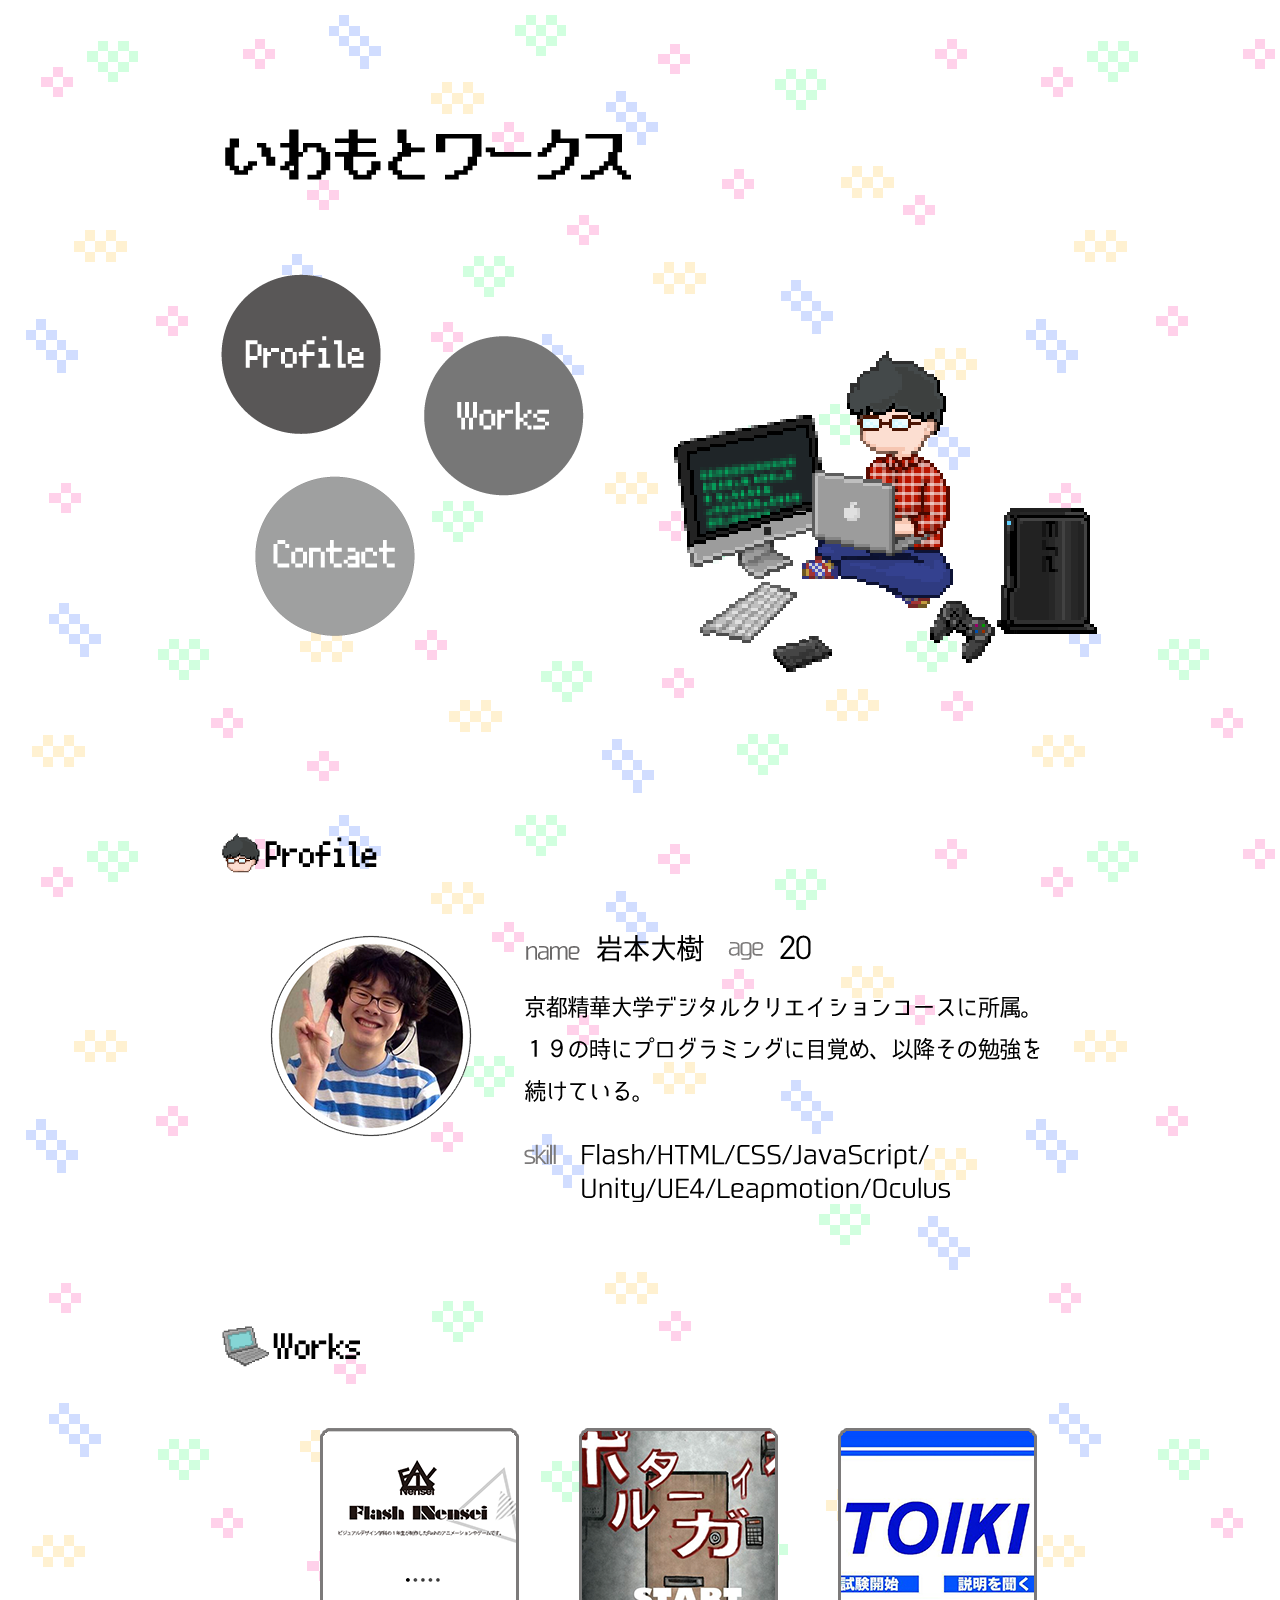
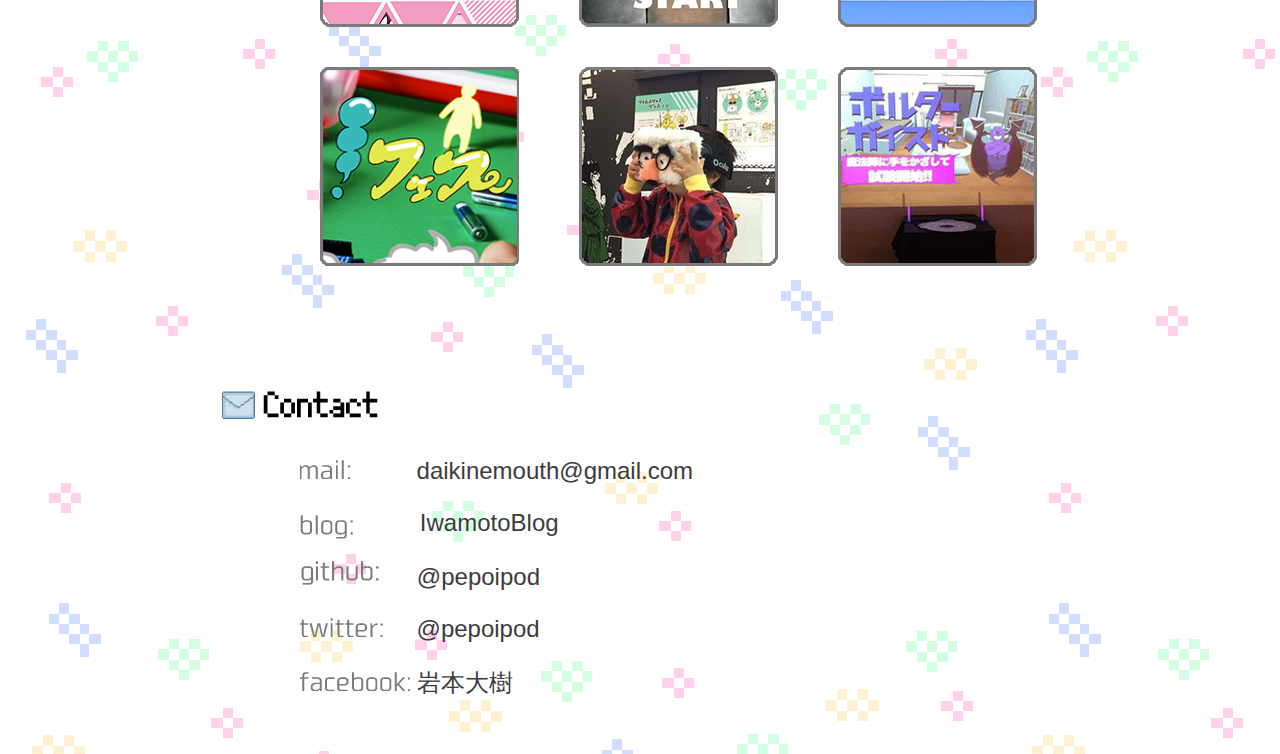
<file: index.html>
<!doctype html>
<html lang="ja">
<head prefix="og: http://ogp.me/ns#">
<meta charset="UTF-8">
<meta name="description" content="精華デジタルクリエイション三回生、岩本大樹のポートフォリオサイトです。">
<title>いわもとワークス</title>
<link rel="icon" href="images/shortcut_icon.png" type="image/png">

<meta property="og:title" content="いわもとワークス">
<meta property="og:type" content="website">
<meta property="og:description" content="精華デジタルクリエイション三回生、岩本大樹のポートフォリオサイトです。">
<meta property="og:url" content="http://kyoto.lolipop.jp/dcvd/iwamoto/index.html">
<meta property="og:image" content="images/top/top_title.png">
<meta property="og:locale" content="ja_JP">

<script src="https://ajax.googleapis.com/ajax/libs/jquery/1.11.2/jquery.min.js"></script>

<link rel="stylesheet" href="common/normalize.css">
<link rel="stylesheet" href="common/common.css">

<script src="https://ajax.googleapis.com/ajax/libs/jquery/1.11.2/jquery.min.js"></script>
<script src="https://ajax.googleapis.com/ajax/libs/jquery/2.1.3/jquery.min.js"></script>
<script type="text/javascript" src="common/smoothScroll.js"></script>

<link rel="stylesheet" href="common/jquery.bxslider.css">
<script type="text/javascript" src="common/jquery.bxslider.min.js"></script>

<script type="text/javascript">
		$(document).ready(function(){
	  $('.bxslider').bxSlider();
	});
</script>

<link rel="stylesheet" href="common/jquery.fs.boxer.css">
<script type="text/javascript" src="common/jquery.fs.boxer.js"></script>

</head>

<body>

	<div id="header">
    		<a href="#main"><img class="left_menu" src="images/menu/m_title.png" width="194" height="30"></a>
         <a href="#contact"><img class="right_menu" src="images/menu/m_contact.png" width="116" height="31"></a>
         <a href="#works"><img class="right_menu" src="images/menu/m_works.png" width="105" height="31"></a>
         <a href="#profile"><img class="right_menu" src="images/menu/m_Profile.png" width="117" height="30"></a>
    <!--/header--></div>
	<div id="wrapper">
    
    		<div id="main">    
        <img id="title" src="images/top/top_title.png" width="416" height="58">
        <img id="iwamoto" src="images/top/iwamo.gif" width="493" height="362">
        
            <div id="top_btn">
            <a href="#profile" class="scale"><img src="images/top/top_btn/t_profile.png" width="161" height="161"></a>
            <a href="#works" class="scale"><img id="work_btn" src="images/top/top_btn/t_works.png" width="161" height="161"></a>
            <a href="#contact" class="scale"><img id="contact_brn" src="images/top/top_btn/t_contact.png" width="162" height="161"></a>
            <!--/top_btn--></div>
            
         <!--/main--></div>
         
       <section id="article">
         
          <div id="profile">
                <p><img src="images/top/Profile.png" width="166" height="44"></p>
                <img id="profile_article" src="images/article/profile_article.png" width="772" height="267">
            <!--/profile--></div>
            
          <div id="works">
            <p><img src="images/top/works.png" width="148" height="46"></p>
            
            <div id="works_article">
            		<a href="#contents_1" class="boxer hover_img"><img src="images/article/flash1nensei.png" width="199" height="199"></a>
                 <a href="http://pepoipod.jp/contents/content_2.html" class="boxer hover_img"  data-boxer-width="600" data-boxer-height="677"><img src="images/article/porugai1.png" width="199" height="199"></a>
                 <a href="http://pepoipod.jp/contents/content_3.html" class="boxer hover_img" data-boxer-width="600" data-boxer-height="677"><img src="images/article/toiki.png" width="199" height="199"></a>
                 <a href="#contents_4" class="boxer hover_img"><img src="images/article/bikkuri.png" width="199" height="199"></a>
                 <a href="#contents_5" class="boxer hover_img"><img src="images/article/timeslip.png" width="199" height="199"></a>
                 <a href="http://pepoipod.jp/contents/content_6.html" class="boxer hover_img" data-boxer-width="600" data-boxer-height="747"><img src="images/article/porugai2.png" width="199" height="199"></a>
            <!--/works_article--></div>
            <!--/works--></div>
            
          <div id="contact">
            <img src="images/top/contact.png" width="164" height="47">
            <div id="contact_article">
                <a href="mailto:daikinecmouth&#64;gmail.com"><p><img src="images/article/mail.png" width="110" height="19"> daikinemouth@gmail.com</p></a>
                <a href="http://pepoipod.hatenablog.jp/" class="blog"><img src="images/article/blog.png" width="110" height="24"><p> IwamotoBlog</p></a>
                <a href="https://github.com/pepoipod"><p><img src="images/article/github.png" height="24" width="117">@pepoipod</p></a>
               <a href="https://twitter.com/pepoipod"><p><img src="images/article/twitter.png" width="110" height="19"> @pepoipod</p></a>
                <a href="https://www.facebook.com/daikinecmouth"><p><img src="images/article/facebook.png" width="110" height="19"> 岩本大樹</p></a>
             <!--/contact_article--></div>
            <!--/contact--></div>
            
            <div id="contents_1" style="display: none;">
              <div class="inline_contents">
                        <img src="images/article/flash1img.png" width="600" height="364">
                <p class="title">Flash1nensei</p>
                        <p>一回生Flash授業制作物のまとめサイト。</p>
          <a href="http://digicre.jp/2013/flash1nensei/" target="blank"><p>http://digicre.jp/2013/flash1nensei/</p></a>
              </div>     
            </div>
            
            <div id="contents_4" style="display: none;">
              <div class="inline_contents">
                        <img src="images/article/bikkuriimg1.png" width="600" height="363">
                <p class="title">！フェスWebサイト</p>
                <p>二回生授業成果展示のWebサイト。</br>
                      skill: HTML/CSS/javaScript</p>
                <a href="http://bikkuri-fes.com" target="blank"><p>http://bikkuri-fes.com</p></a>
              </div>     
            </div>
            
            <div id="contents_5" style="display: none;">
              <div class="inline_contents">
                        <img src="images/article/timeslip1.jpg" width="600" height="450">
                <p class="title">タイムスリップグラス</p>
                <p>2020年の京都観光をデザインする、をコンセプトとした</br>
                「セイカ未来プロジェクト」発のアイデア。</br>
                特殊なメガネをかけるとその場で起こった</br>
				歴史的な出来事が体験できる、というものである。</br>
                本作はそのモック。Oculusをかけると本能寺の変が体験出来る。</br>
                      skill: UnrealEngine4/Oculus DK1</p>
              </div>     
            </div>
         
         <!--/article--></section>
	<!--/wrapper--></div>
    <script type="text/javascript" src="common/stickyHeader.js"></script>
    
    <script type="text/javascript">
	$(".boxer").boxer();
	</script>

</body>
</html>
</file>
<file: common/common.css>
@charset "UTF-8";
/* CSS Document */

body{
	background:url(../images/haikei.png);
	background-repeat:repeat;
}

#header{
	width:100%;
	height:49px;
	background-color:#727171;
	position:fixed;
	display: none;
    z-index: 9999;
}

#header img {
	padding-top:9px;
	padding-bottom:9px;
}

.left_menu{
	padding-left:26px;
	float:left;
}

.right_menu{
	padding-right:41px;
	float:right;
}

#wrapper{
	width:1000px;
	margin: 0 auto;
}

#top{
	height:680px;
}

#title{
	margin-top:123.6px;
	margin-left:79.87px;
}

#top_btn{
	margin-top:88px;
	margin-left:79.7px;
	width:469px;
	height:361px;
}

#work_btn{
	position:relative;
	top:61px;
	left:38px;
}

#contact_brn{
	position:relative;
	top:37px;
	left:34px;
}

.scale {
    width: 161px;
    height: 161px;
    overflow: hidden;
}
.scale img {
    -moz-transition: -moz-transform 0.2s linear;
    -webkit-transition: -webkit-transform 0.2s linear;
    -o-transition: -o-transform 0.2s linear;
    -ms-transition: -ms-transform 0.2s linear;
    transition: transform 0.2s linear;
}
.scale img:hover {
    -webkit-transform: scale(1.1);
    -moz-transform: scale(1.1);
    -o-transform: scale(1.1);
    -ms-transform: scale(1.1);
    transform: scale(1.1);
}

#iwamoto{
	position:absolute;
	top:329.3px;
}

#article{
	padding-top:140px;
	margin-left:79.87px;
}

#profile{
	padding-top:40px;
	padding-bottom:60px;
}

#profile_article{
	padding-top:40px;
	padding-left:50px;
}

#works{
	padding-top:40px;
	padding-bottom:60px;
	height:574px;
}

#works_article{
	padding-left:100px;
}

#works_article img{
	
}

a.hover_img{
	float:left;
	width:199px;
	height:199px;
	margin-top:40px;
	margin-right:60px;
	background-color:#fff; /*背景に白を設定*/
	display:block; /*ブロック化重要！*/
}

a.hover_img img{
	transition:all 0.3s ease;
}

a:hover.hover_img img{
	opacity: 0.7;
	filter: alpha(opacity=70);
}

#contact{
	padding-top:40px;
	font-size:24px;
	color:#3C3C3C;
}

#contact a:link { color:#3C3C3C; text-decoration:none }
#contact a:visited { color:#3C3C3C; text-decoration:none }
#contact a:hover { color:#979797; text-decoration:none }
#contact a:active { color:#979797; text-decoration:none }

#contact_article{
	padding-left:80px;
	margin-bottom:55px;
}

.blog img{
	float:left;
	padding-top:6px;
}

.blog p{
	display:block;
	position:relative;
	left:10px;
	margin-top:20px;
	margin-bottom:20px;
}

.inline_contents{
	width:600px;
}

.inline_contents p{
	text-align:center;
	color:#4A4A4A;
}

.inline_contents p.title{
	font-size:20px;
}

.boxer-content {
      height: 747px;
}
</file>
